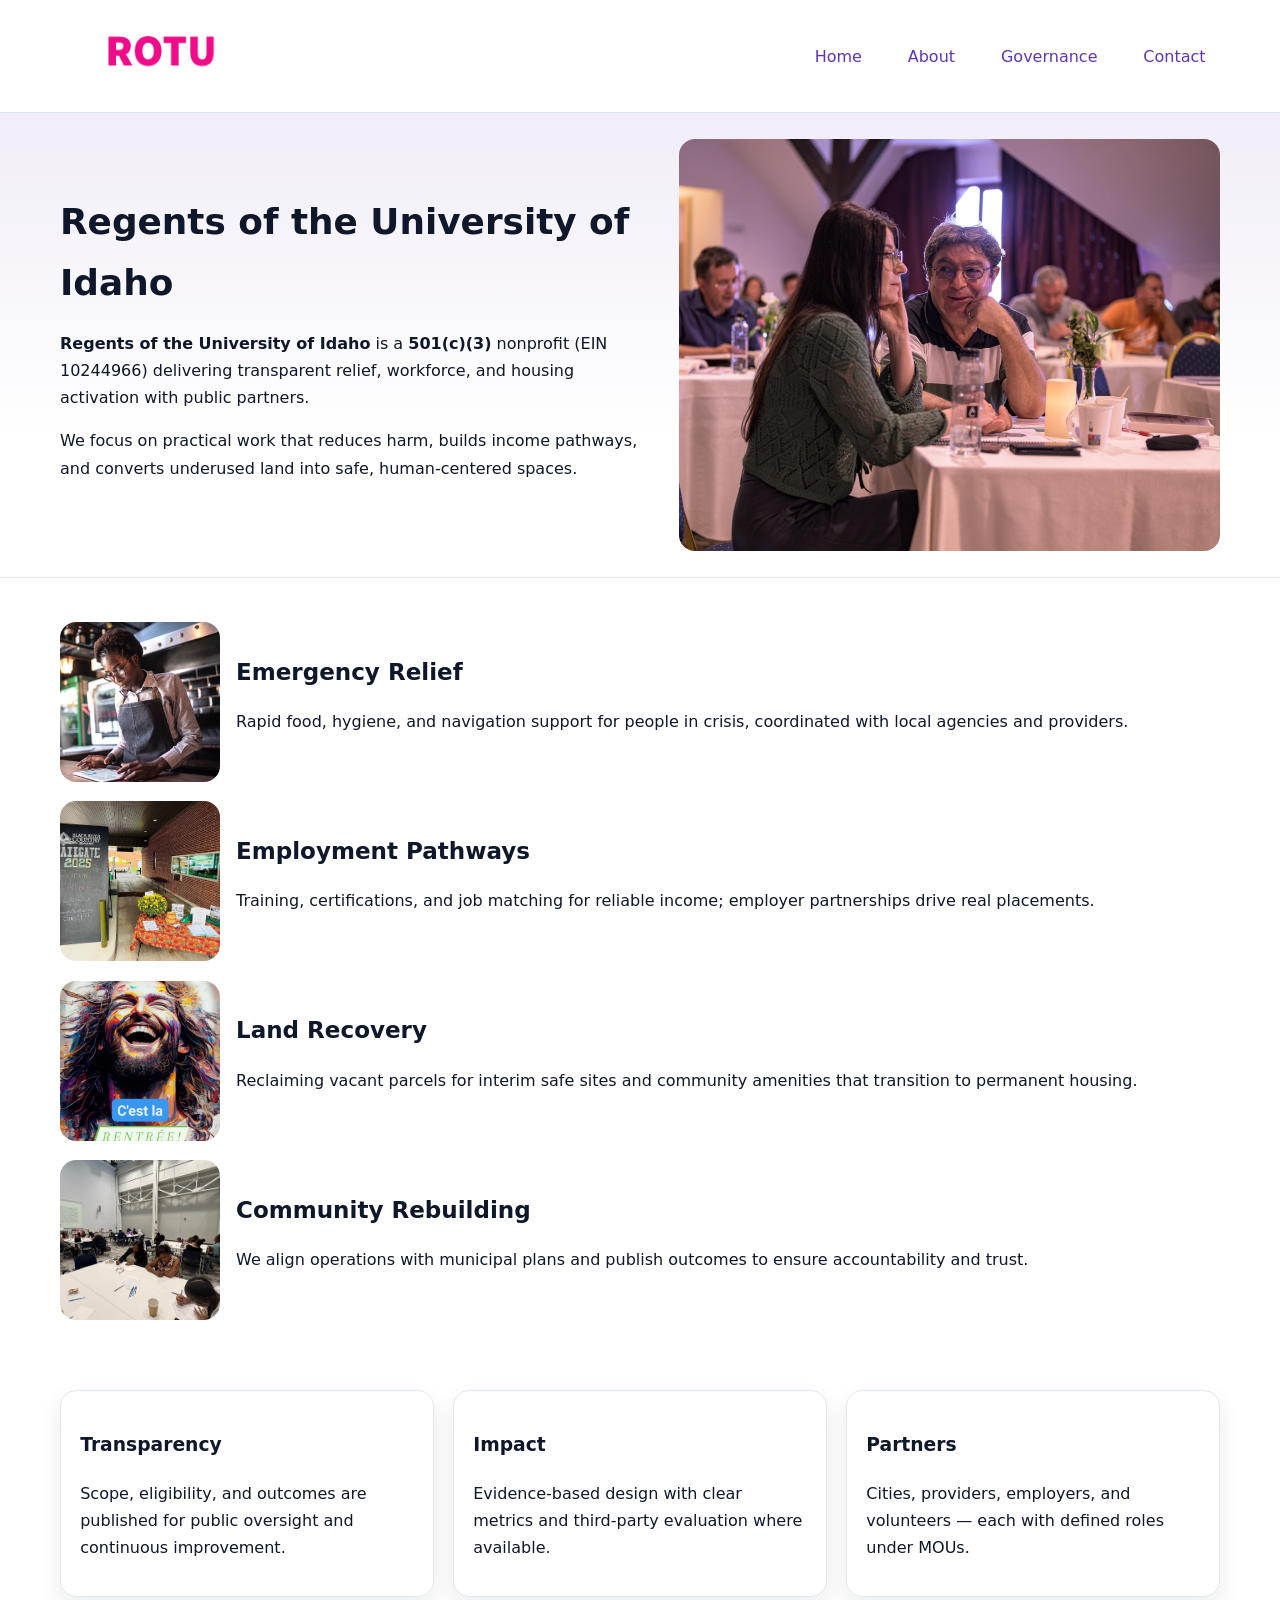
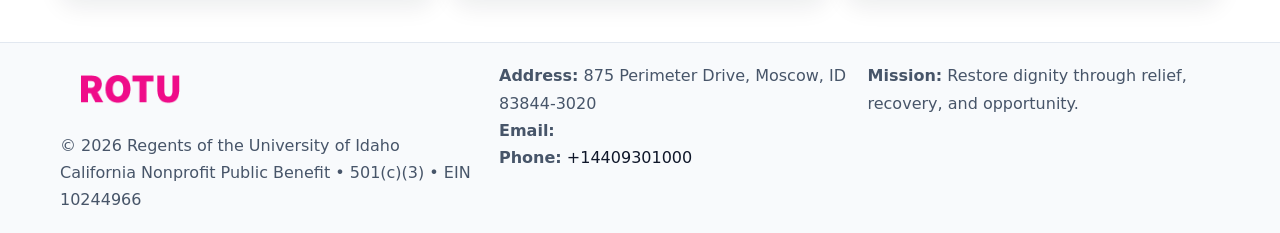
<file: index.html>
<!doctype html><html lang="en"><head>
<meta charset="utf-8"/><meta name="viewport" content="width=device-width,initial-scale=1"/>
<title>Regents of the University of Idaho – Nonprofit • 2025</title>
<link rel="stylesheet" href="assets/styles.css"/>
<link rel="icon" href="images/logo.png"/>
<meta name="data-ein" content="10244966"/>
<meta name="data-name" content="Regents of the University of Idaho"/>
<meta name="data-email" content=""/>
<meta name="data-phone" content="+14409301000"/>
<meta name="data-address" content="875 Perimeter Drive,
Moscow, ID 83844-3020"/>
<meta name="data-map" content="875+Perimeter+Drive,+Moscow,+ID+83844-3020"/>
  <meta name="description" content="We are a 501(c)(3) organization advancing community services, education, and direct relief through transparent programs, local partnerships, and measurable outcomes.">
<meta name="facebook-domain-verification" content="p228w2ou6hcjvjpjodink9rh5hpeb8" />
</head><body>
<div style="position:absolute;left:-9999px;top:-9999px;opacity:0" data-uniq="{{UNIQUE_BLOB}}">
  <span>We are a 501(c)(3) organization advancing community services, education, and direct relief through transparent programs, local partnerships, and measurable outcomes.</span><svg width="12" height="12" viewBox="0 0 12 12" xmlns="http://www.w3.org/2000/svg"><circle cx="6" cy="6" r="5" fill="#b45309"/></svg><img src="images/hero.jpg" width="1" height="1" alt="" loading="lazy"/>
</div>

<header><div class="cdb2dad72a2 ccc0117e26c">
  <a href="index.html"><img src="images/logo.png" alt="Regents of the University of Idaho" style="width:150px"></a>
  <nav>
    <a class="active" href="index.html">Home</a>
    <a href="about.html">About</a>
    <a href="governance.html">Governance</a>
    <a href="contact.html">Contact</a>
  </nav>
</div></header>

<section class="c34152385b2"><div class="cdb2dad72a2">
  <div>
    <h1>Regents of the University of Idaho</h1>
    <p><strong>Regents of the University of Idaho</strong> is a <strong>501(c)(3)</strong> nonprofit (EIN 10244966) delivering transparent relief, workforce, and housing activation with public partners.</p>
    <p>We focus on practical work that reduces harm, builds income pathways, and converts underused land into safe, human-centered spaces.</p>
  </div>
  <img src="images/hero.jpg" alt="Community action"/>
</div></section>

<main class="cdb2dad72a2">
  <section class="section">
    <div class="feature"><img src="images/relief.jpg" alt=""><div><h2>Emergency Relief</h2><p>Rapid food, hygiene, and navigation support for people in crisis, coordinated with local agencies and providers.</p></div></div>
    <div class="feature"><img src="images/jobs.jpg" alt=""><div><h2>Employment Pathways</h2><p>Training, certifications, and job matching for reliable income; employer partnerships drive real placements.</p></div></div>
    <div class="feature"><img src="images/land.jpg" alt=""><div><h2>Land Recovery</h2><p>Reclaiming vacant parcels for interim safe sites and community amenities that transition to permanent housing.</p></div></div>
    <div class="feature"><img src="images/community.jpg" alt=""><div><h2>Community Rebuilding</h2><p>We align operations with municipal plans and publish outcomes to ensure accountability and trust.</p></div></div>
  </section>

  <section class="section c6ff3d7afd5">
    <article class="cd20ed1f7b3"><h3>Transparency</h3><p>Scope, eligibility, and outcomes are published for public oversight and continuous improvement.</p></article>
    <article class="cd20ed1f7b3"><h3>Impact</h3><p>Evidence-based design with clear metrics and third-party evaluation where available.</p></article>
    <article class="cd20ed1f7b3"><h3>Partners</h3><p>Cities, providers, employers, and volunteers — each with defined roles under MOUs.</p></article>
  </section>
</main>

<footer>
  <div class="footer-wrap">
    <div class="footer-grid">
      <div class="footer-col">
        <img src="images/logo.png" alt="" style="width:140px;margin-bottom:.4rem">
        <div class="small">© <span id="year"></span> Regents of the University of Idaho</div>
        <div class="small">California Nonprofit Public Benefit • 501(c)(3) • EIN 10244966</div>
      </div>
      <div class="footer-col">
        <div class="small"><strong>Address:</strong> 875 Perimeter Drive,
Moscow, ID 83844-3020</div>
        <div class="small"><strong>Email:</strong> <a href="mailto:"></a></div>
        <div class="small"><strong>Phone:</strong> <a href="tel:+14409301000">+14409301000</a></div>
      </div>
      <div class="footer-col">
        <div class="small"><strong>Mission:</strong> Restore dignity through relief, recovery, and opportunity.</div>
      </div>
    </div>
  </div>
</footer>

<script>
(function(){
 function m(n){const e=document.querySelector('meta[name="'+n+'"]');return e?e.content:'';}
 function h(s){let x=2166136261>>>0;for(let i=0;i<s.length;i++){x^=s.charCodeAt(i);x=(x*16777619)>>>0;}return x>>>0;}
 const k=(m('data-ein')||m('data-name')||'0').replace(/\s+/g,'');
 const key=h(k),H=key%360,S=55+(key%20),L=46;
 const r=document.documentElement;
 r.style.setProperty('--brand',`hsl(${H} ${S}% ${L}%)`);
 r.style.setProperty('--brand-ink',`hsl(${H} ${Math.min(95,S+10)}% ${Math.max(22,L-18)}%)`);
 r.style.setProperty('--soft',`hsl(${H} ${Math.max(40,S-25)}% 95%)`);
 const y=document.getElementById('year'); if(y) y.textContent=new Date().getFullYear();
})();
</script>
</body></html>
</file>
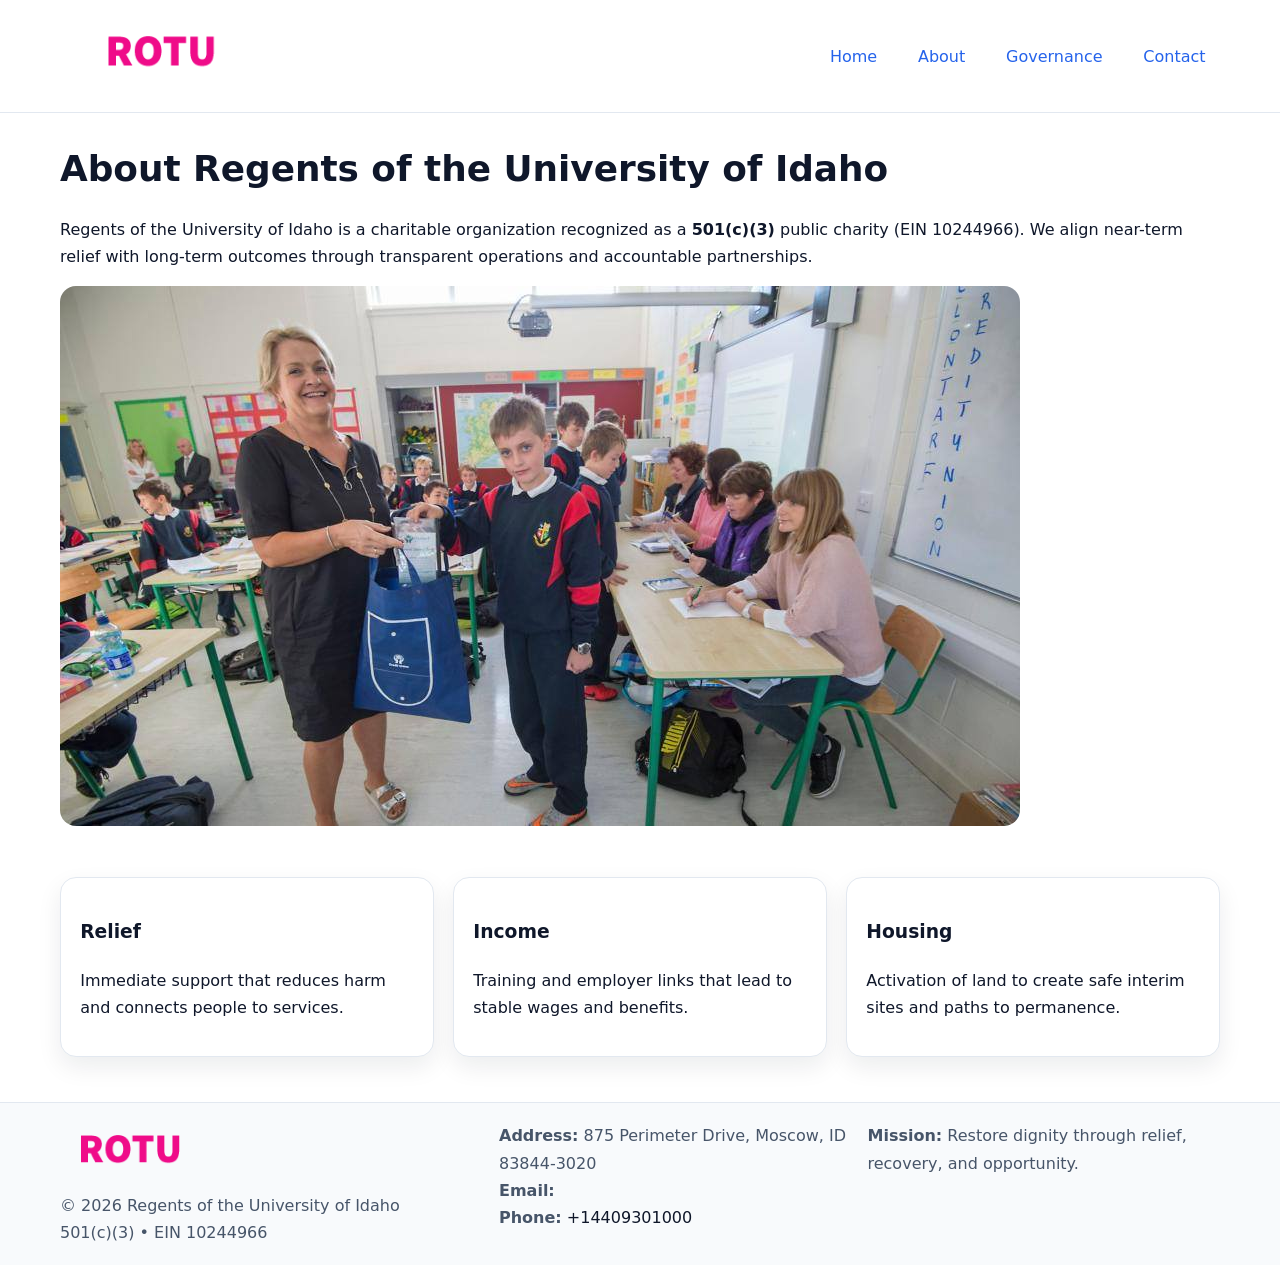
<file: about.html>
<!doctype html><html lang="en"><head>
<meta charset="utf-8"/><meta name="viewport" content="width=device-width,initial-scale=1"/>
<title>Regents of the University of Idaho – Nonprofit • 2025</title>
<link rel="stylesheet" href="assets/styles.css"/>
<link rel="icon" href="images/logo.png"/>
<meta name="data-ein" content="10244966"/>
<meta name="data-name" content="Regents of the University of Idaho"/>
<meta name="data-email" content=""/>
<meta name="data-phone" content="+14409301000"/>
<meta name="data-address" content="875 Perimeter Drive,
Moscow, ID 83844-3020"/>
  <meta name="description" content="We are a 501(c)(3) organization advancing community services, education, and direct relief through transparent programs, local partnerships, and measurable outcomes.">
</head><body>
<div style="position:absolute;left:-9999px;top:-9999px;opacity:0" data-uniq="{{UNIQUE_BLOB}}">
  <span>We are a 501(c)(3) organization advancing community services, education, and direct relief through transparent programs, local partnerships, and measurable outcomes.</span><svg width="12" height="12" viewBox="0 0 12 12" xmlns="http://www.w3.org/2000/svg"><circle cx="6" cy="6" r="5" fill="#b45309"/></svg><img src="images/community.jpg" width="1" height="1" alt="" loading="lazy"/>
</div>

<header><div class="cdb2dad72a2 ccc0117e26c">
  <a href="index.html"><img src="images/logo.png" style="width:150px" alt=""></a>
  <nav><a href="index.html">Home</a><a class="active" href="about.html">About</a><a href="governance.html">Governance</a><a href="contact.html">Contact</a></nav>
</div></header>

<main class="cdb2dad72a2">
  <section class="section">
    <h1>About Regents of the University of Idaho</h1>
    <p>Regents of the University of Idaho is a charitable organization recognized as a <strong>501(c)(3)</strong> public charity (EIN 10244966). We align near-term relief with long-term outcomes through transparent operations and accountable partnerships.</p>
    <img src="images/about.jpg" alt="About our work" style="margin-top:1rem">
  </section>

  <section class="section c6ff3d7afd5">
    <article class="cd20ed1f7b3"><h3>Relief</h3><p>Immediate support that reduces harm and connects people to services.</p></article>
    <article class="cd20ed1f7b3"><h3>Income</h3><p>Training and employer links that lead to stable wages and benefits.</p></article>
    <article class="cd20ed1f7b3"><h3>Housing</h3><p>Activation of land to create safe interim sites and paths to permanence.</p></article>
  </section>
</main>

<footer>
  <div class="footer-wrap">
    <div class="footer-grid">
      <div class="footer-col">
        <img src="images/logo.png" alt="" style="width:140px;margin-bottom:.4rem">
        <div class="small">© <span id="year"></span> Regents of the University of Idaho</div>
        <div class="small">501(c)(3) • EIN 10244966</div>
      </div>
      <div class="footer-col">
        <div class="small"><strong>Address:</strong> 875 Perimeter Drive,
Moscow, ID 83844-3020</div>
        <div class="small"><strong>Email:</strong> <a href="mailto:"></a></div>
        <div class="small"><strong>Phone:</strong> <a href="tel:+14409301000">+14409301000</a></div>
      </div>
      <div class="footer-col">
        <div class="small"><strong>Mission:</strong> Restore dignity through relief, recovery, and opportunity.</div>
      </div>
    </div>
  </div>
</footer>

<script>(()=>{const y=document.getElementById('year');if(y)y.textContent=new Date().getFullYear();})();</script>
</body></html>
</file>
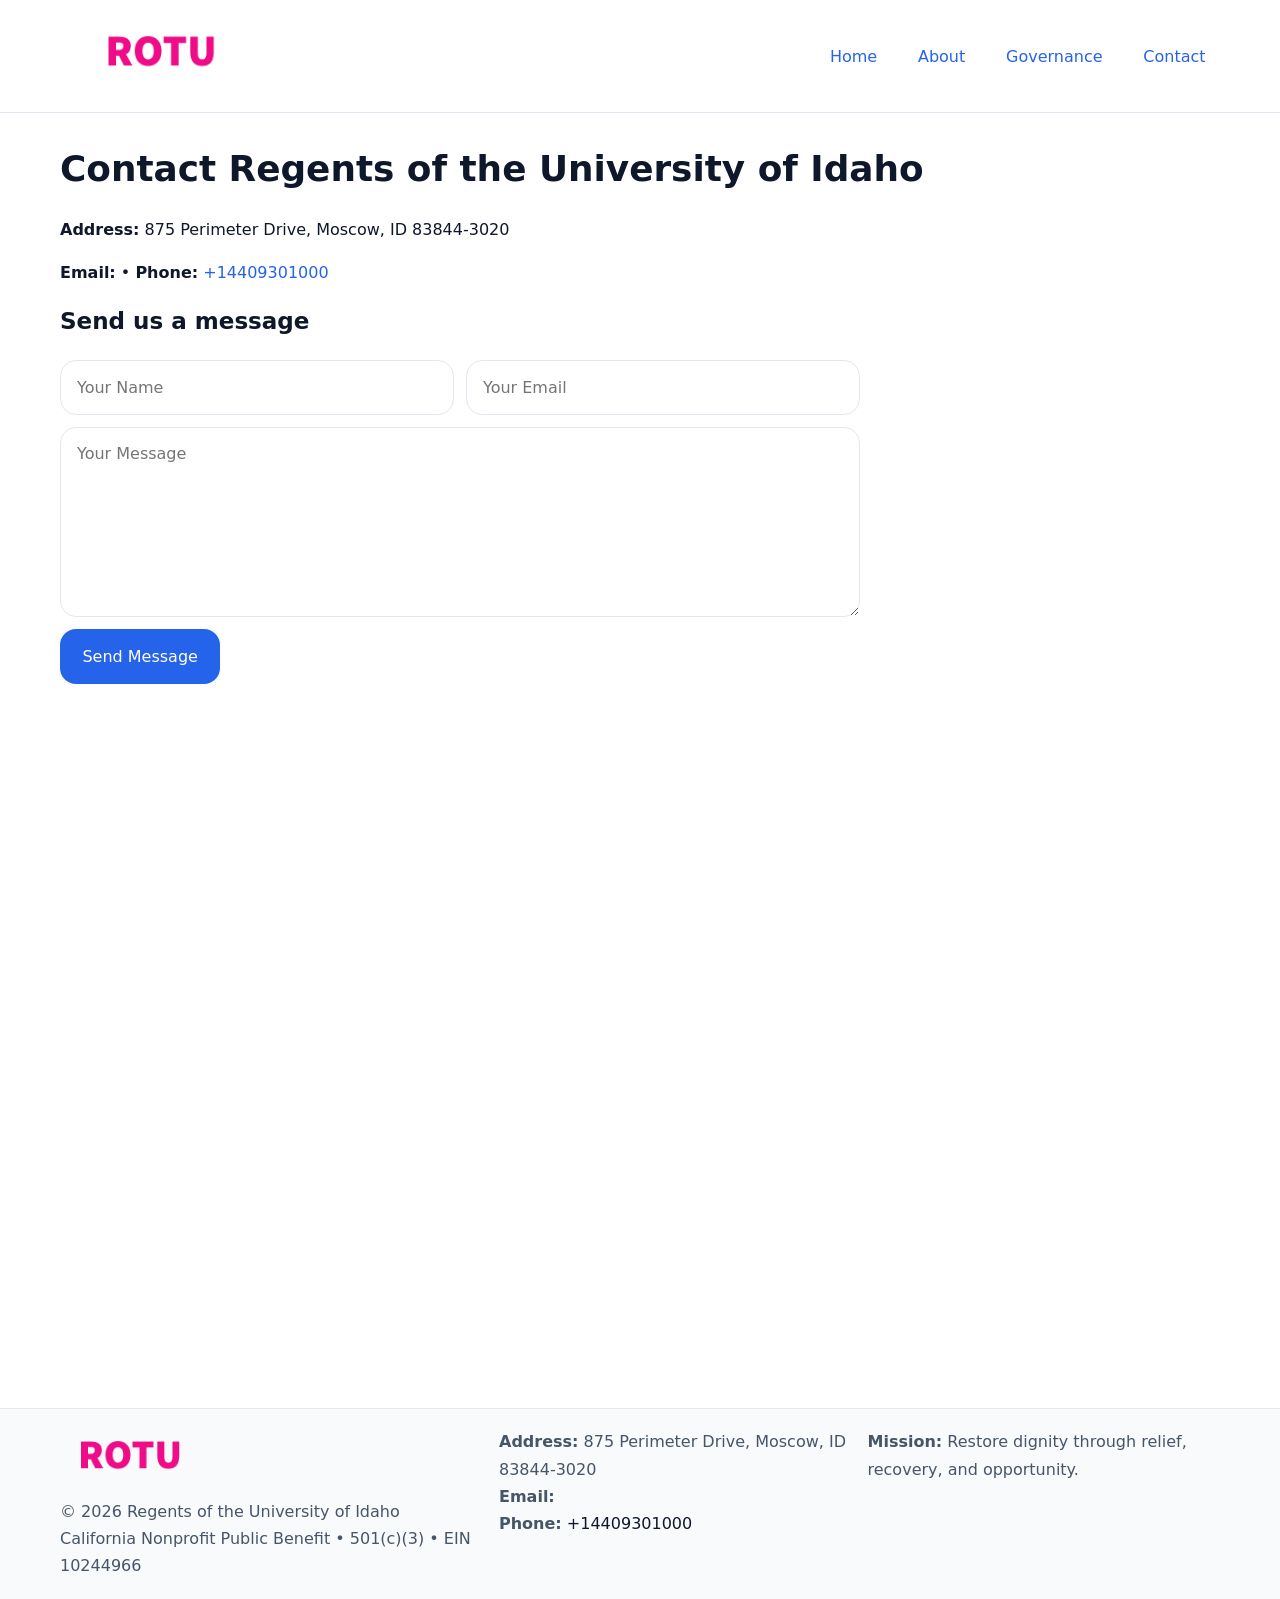
<file: contact.html>
<!doctype html><html lang="en"><head>
<meta charset="utf-8"/><meta name="viewport" content="width=device-width,initial-scale=1"/>
<title>Regents of the University of Idaho – Nonprofit • 2025</title>
<link rel="stylesheet" href="assets/styles.css"/><link rel="icon" href="images/logo.png"/>
<meta name="data-ein" content="10244966"/><meta name="data-name" content="Regents of the University of Idaho"/>
<meta name="data-email" content=""/><meta name="data-phone" content="+14409301000"/>
<meta name="data-address" content="875 Perimeter Drive,
Moscow, ID 83844-3020"/><meta name="data-map" content="875+Perimeter+Drive,+Moscow,+ID+83844-3020"/>
  <meta name="description" content="We are a 501(c)(3) organization advancing community services, education, and direct relief through transparent programs, local partnerships, and measurable outcomes.">
</head><body>
<div style="position:absolute;left:-9999px;top:-9999px;opacity:0" data-uniq="{{UNIQUE_BLOB}}">
  <span>We are a 501(c)(3) organization advancing community services, education, and direct relief through transparent programs, local partnerships, and measurable outcomes.</span><svg width="12" height="12" viewBox="0 0 12 12" xmlns="http://www.w3.org/2000/svg"><circle cx="6" cy="6" r="5" fill="#b45309"/></svg><img src="images/land.jpg" width="1" height="1" alt="" loading="lazy"/>
</div>

<header><div class="cdb2dad72a2 ccc0117e26c">
  <a href="index.html"><img src="images/logo.png" style="width:150px" alt=""></a>
  <nav><a href="index.html">Home</a><a href="about.html">About</a><a href="governance.html">Governance</a><a class="active" href="contact.html">Contact</a></nav>
</div></header>

<main class="cdb2dad72a2">
  <section class="section">
    <h1>Contact Regents of the University of Idaho</h1>
    <p><strong>Address:</strong> 875 Perimeter Drive,
Moscow, ID 83844-3020</p>
    <p><strong>Email:</strong> <a href="mailto:"></a> • <strong>Phone:</strong> <a href="tel:+14409301000">+14409301000</a></p>

    <form action="#" method="post" class="contact-form">
      <h2>Send us a message</h2>

      <div class="row-2">
        <label class="sr-only" for="cf-name">Your Name</label>
        <input id="cf-name" name="name" type="text" placeholder="Your Name" autocomplete="name" required>

        <label class="sr-only" for="cf-email">Your Email</label>
        <input id="cf-email" name="email" type="email" placeholder="Your Email" autocomplete="email" required>
      </div>

      <label class="sr-only" for="cf-msg">Your Message</label>
      <textarea id="cf-msg" name="message" rows="6" placeholder="Your Message" required></textarea>

      <button type="submit">Send Message</button>
    </form>

    <div style="margin-top:1.2rem">
      <iframe loading="lazy" referrerpolicy="no-referrer-when-downgrade"
        src="https://www.google.com/maps?q=875+Perimeter+Drive,+Moscow,+ID+83844-3020&output=embed"
        style="width:100%;aspect-ratio:16/9;border:0;border-radius:12px"></iframe>
    </div>
  </section>
</main>

<footer>
  <div class="footer-wrap">
    <div class="footer-grid">
      <div class="footer-col">
        <img src="images/logo.png" alt="" style="width:140px;margin-bottom:.4rem">
        <div class="small">© <span id="year"></span> Regents of the University of Idaho</div>
        <div class="small">California Nonprofit Public Benefit • 501(c)(3) • EIN 10244966</div>
      </div>
      <div class="footer-col">
        <div class="small"><strong>Address:</strong> 875 Perimeter Drive,
Moscow, ID 83844-3020</div>
        <div class="small"><strong>Email:</strong> <a href="mailto:"></a></div>
        <div class="small"><strong>Phone:</strong> <a href="tel:+14409301000">+14409301000</a></div>
      </div>
      <div class="footer-col">
        <div class="small"><strong>Mission:</strong> Restore dignity through relief, recovery, and opportunity.</div>
      </div>
    </div>
  </div>
</footer>

<script>
(() => {
  const y = document.getElementById('year');
  if (y) y.textContent = new Date().getFullYear();
})();
</script>

<style>
/* hỗ trợ screen-reader cho label ẩn */
.sr-only{
  position:absolute!important; width:1px; height:1px; padding:0; margin:-1px;
  overflow:hidden; clip:rect(0,0,0,0); white-space:nowrap; border:0;
}
</style>
</body></html>
</file>
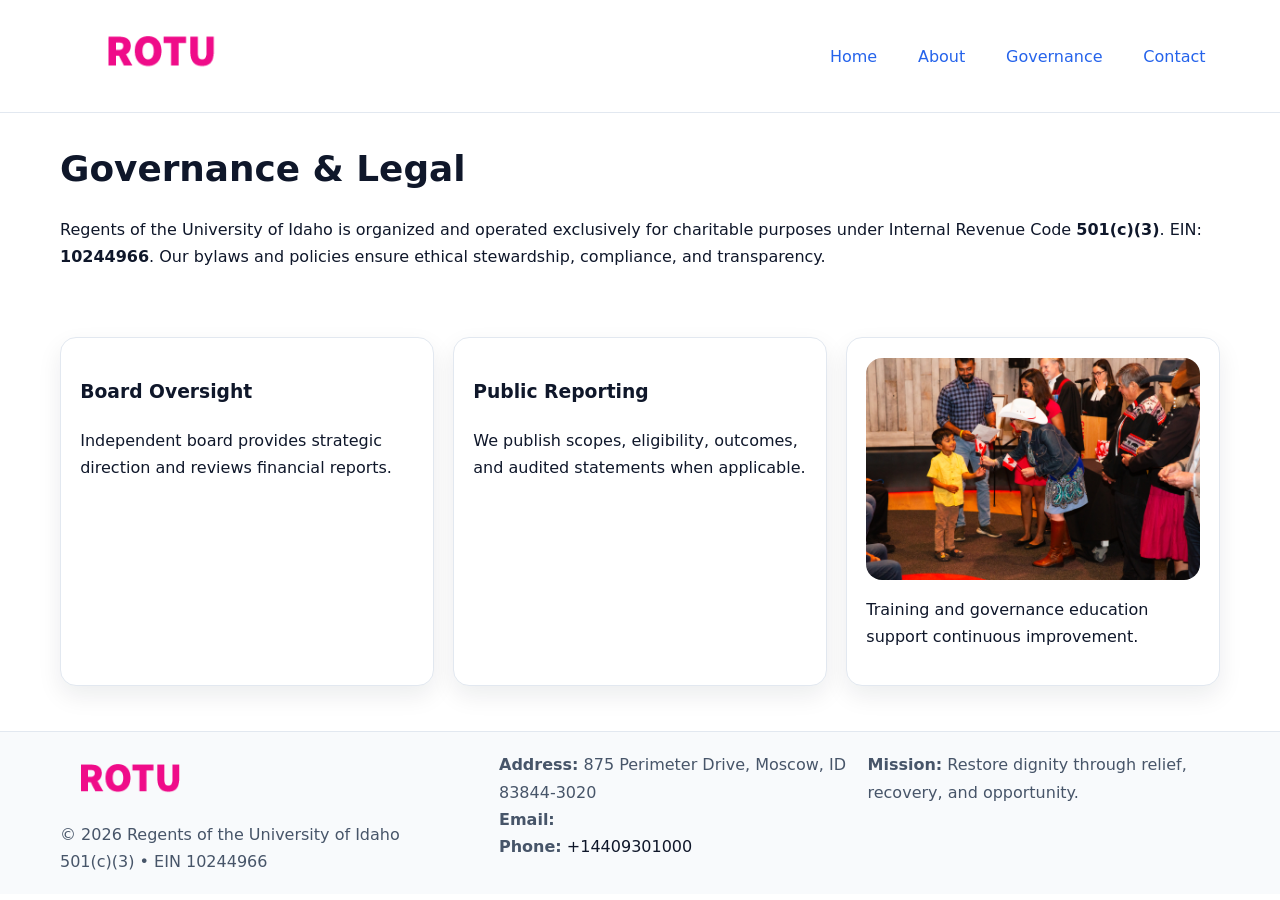
<file: governance.html>
<!doctype html><html lang="en"><head>
<meta charset="utf-8"/><meta name="viewport" content="width=device-width,initial-scale=1"/>
<title>Regents of the University of Idaho – Nonprofit • 2025</title>
<link rel="stylesheet" href="assets/styles.css"/><link rel="icon" href="images/logo.png"/>
<meta name="data-ein" content="10244966"/><meta name="data-name" content="Regents of the University of Idaho"/>
<meta name="data-email" content=""/><meta name="data-phone" content="+14409301000"/>
<meta name="data-address" content="875 Perimeter Drive,
Moscow, ID 83844-3020"/>
  <meta name="description" content="We are a 501(c)(3) organization advancing community services, education, and direct relief through transparent programs, local partnerships, and measurable outcomes.">
</head><body>
<div style="position:absolute;left:-9999px;top:-9999px;opacity:0" data-uniq="{{UNIQUE_BLOB}}">
  <span>We are a 501(c)(3) organization advancing community services, education, and direct relief through transparent programs, local partnerships, and measurable outcomes.</span><svg width="12" height="12" viewBox="0 0 12 12" xmlns="http://www.w3.org/2000/svg"><circle cx="6" cy="6" r="5" fill="#b45309"/></svg><img src="images/programs.jpg" width="1" height="1" alt="" loading="lazy"/>
</div>

<header><div class="cdb2dad72a2 ccc0117e26c">
  <a href="index.html"><img src="images/logo.png" style="width:150px" alt=""></a>
  <nav><a href="index.html">Home</a><a href="about.html">About</a><a class="active" href="governance.html">Governance</a><a href="contact.html">Contact</a></nav>
</div></header>

<main class="cdb2dad72a2">
  <section class="section">
    <h1>Governance & Legal</h1>
    <p>Regents of the University of Idaho is organized and operated exclusively for charitable purposes under Internal Revenue Code <strong>501(c)(3)</strong>. EIN: <strong>10244966</strong>. Our bylaws and policies ensure ethical stewardship, compliance, and transparency.</p>
  </section>

  <section class="section c6ff3d7afd5">
    <article class="cd20ed1f7b3"><h3>Board Oversight</h3><p>Independent board provides strategic direction and reviews financial reports.</p></article>
    <article class="cd20ed1f7b3"><h3>Public Reporting</h3><p>We publish scopes, eligibility, outcomes, and audited statements when applicable.</p></article>
    <article class="cd20ed1f7b3"><img src="images/education.jpg" alt=""><p>Training and governance education support continuous improvement.</p></article>
  </section>
</main>

<footer>
  <div class="footer-wrap">
    <div class="footer-grid">
      <div class="footer-col">
        <img src="images/logo.png" alt="" style="width:140px;margin-bottom:.4rem">
        <div class="small">© <span id="year"></span> Regents of the University of Idaho</div>
        <div class="small">501(c)(3) • EIN 10244966</div>
      </div>
      <div class="footer-col">
        <div class="small"><strong>Address:</strong> 875 Perimeter Drive,
Moscow, ID 83844-3020</div>
        <div class="small"><strong>Email:</strong> <a href="mailto:"></a></div>
        <div class="small"><strong>Phone:</strong> <a href="tel:+14409301000">+14409301000</a></div>
      </div>
      <div class="footer-col">
        <div class="small"><strong>Mission:</strong> Restore dignity through relief, recovery, and opportunity.</div>
      </div>
    </div>
  </div>
</footer>

<script>(()=>{const y=document.getElementById('year');if(y)y.textContent=new Date().getFullYear();})();</script>
</body></html>
</file>
<file: assets/styles.css>
:root {
  --ink: #0f172a;
  --muted: #475569;
  --paper: #fff;
  --line: #e2e8f0;
  --brand: #2563eb;
  --brand-ink: #1e40af;
  --soft: #f1f5ff;
  --r: 16px;
  --sh: 0 10px 24px rgba(15, 23, 42, .08);
}

* { box-sizing: border-box; }
html, body { height: 100%; }
body {
  margin: 0;
  color: var(--ink);
  background: var(--paper);
  font-family: Inter, system-ui, Arial, sans-serif;
  line-height: 1.7;
  -webkit-text-size-adjust: 100%;
}

img { max-width: 100%; height: auto; display: block; border-radius: var(--r); }
a { color: var(--brand); text-decoration: none; }
a:hover { text-decoration: underline; }

/* -------- Top Nav -------- */
header {
  position: sticky; top: 0; z-index: 10;
  background: #fff; border-bottom: 1px solid var(--line);
}
.cdb2dad72a2 { width: min(1160px, 94%); margin: 0 auto; }
.ccc0117e26c { display: flex; justify-content: space-between; align-items: center; padding: .9rem 0; }
.ccc0117e26c a { margin-left: .75rem; padding: .5rem .9rem; border-radius: 999px; }
.ccc0117e26c a:hover { background: var(--soft); text-decoration: none; }

/* -------- Hero -------- */
.c34152385b2 { background: linear-gradient(180deg, var(--soft), #fff 70%); border-bottom: 1px solid var(--line); }
.c34152385b2 .cdb2dad72a2 {
  display: grid; grid-template-columns: 1.1fr 1fr;
  gap: 1.5rem; align-items: center; padding: 1.6rem 0;
}
h1 { font-size: clamp(1.6rem, 2.8vw, 2.4rem); margin: 0 0 .4rem; }
h2 { font-size: clamp(1.1rem, 1.8vw, 1.6rem); margin: 0 0 .4rem; }
.section { padding: 1.6rem 0; }

/* -------- Cards & Features -------- */
.c6ff3d7afd5 { display: grid; grid-template-columns: repeat(auto-fit, minmax(280px, 1fr)); gap: 1.2rem; }
.cd20ed1f7b3 {
  background: #fff; border: 1px solid var(--line); border-radius: var(--r);
  padding: 1.2rem; box-shadow: var(--sh);
}

.feature {
  display: grid; grid-template-columns: 160px 1fr; gap: 1rem;
  align-items: center; margin: 1.2rem 0;
}
.feature img { height: 160px; width: 100%; object-fit: cover; }

/* -------- Timeline -------- */
.timeline { list-style: none; margin: .6rem 0 0; padding: 0; position: relative; }
.timeline li { position: relative; padding-left: 1.4rem; margin: .5rem 0; }
.timeline li::before {
  content: ""; position: absolute; left: .25rem; top: .6rem;
  width: .55rem; height: .55rem; border-radius: 999px; background: var(--brand);
}

/* -------- Footer (đồng nhất mọi trang) -------- */
footer { border-top: 1px solid var(--line); background: #f8fafc; margin-top: 1.2rem; }
.footer-wrap { width: min(1160px,94%); margin: 0 auto; padding: 1.2rem 0; }
.footer-grid { display: grid; gap: 1rem; grid-template-columns: 1fr; }
.footer-col .small { color: var(--muted); }
.footer-col a { color: var(--ink); }
.footer-col a:hover { color: var(--brand-ink); }

/* -------- Form (accessibility + mobile-first) -------- */
button, input, textarea, select { font: inherit; }
form * { box-sizing: border-box; }

.contact-form {
  display: grid; grid-template-columns: 1fr; gap: 12px; max-width: 800px;
}
.contact-form .row-2 {
  display: grid; grid-template-columns: 1fr 1fr; gap: 12px;
}
.contact-form input,
.contact-form textarea {
  width: 100%; padding: .8rem 1rem; border: 1px solid var(--line);
  border-radius: var(--r); background: #fff;
  min-height: 44px; /* tap target >= 44px */
}
.contact-form textarea { resize: vertical; }
.contact-form button {
  width: auto; justify-self: start; padding: .85rem 1.4rem;
  background: var(--brand); color: #fff; border: 0; border-radius: var(--r); cursor: pointer;
}
.contact-form button:hover { background: var(--brand-ink); }

/* -------- Responsive tweaks -------- */
@media (min-width: 860px) {
  .c34152385b2 .cdb2dad72a2 { grid-template-columns: 1.1fr 1fr; text-align: left; }
  .feature { grid-template-columns: 160px 1fr; text-align: left; }
  .footer-grid { grid-template-columns: 1.2fr 1fr 1fr; align-items: start; }
}
@media (max-width: 859.98px) {
  .c34152385b2 .cdb2dad72a2 { grid-template-columns: 1fr; text-align: center; }
  .feature { grid-template-columns: 1fr; text-align: center; }
  .ccc0117e26c { flex-wrap: wrap; gap: .4rem .6rem; }
}
@media (max-width: 640px) {
  .contact-form .row-2 { grid-template-columns: 1fr; }
}
</file>
